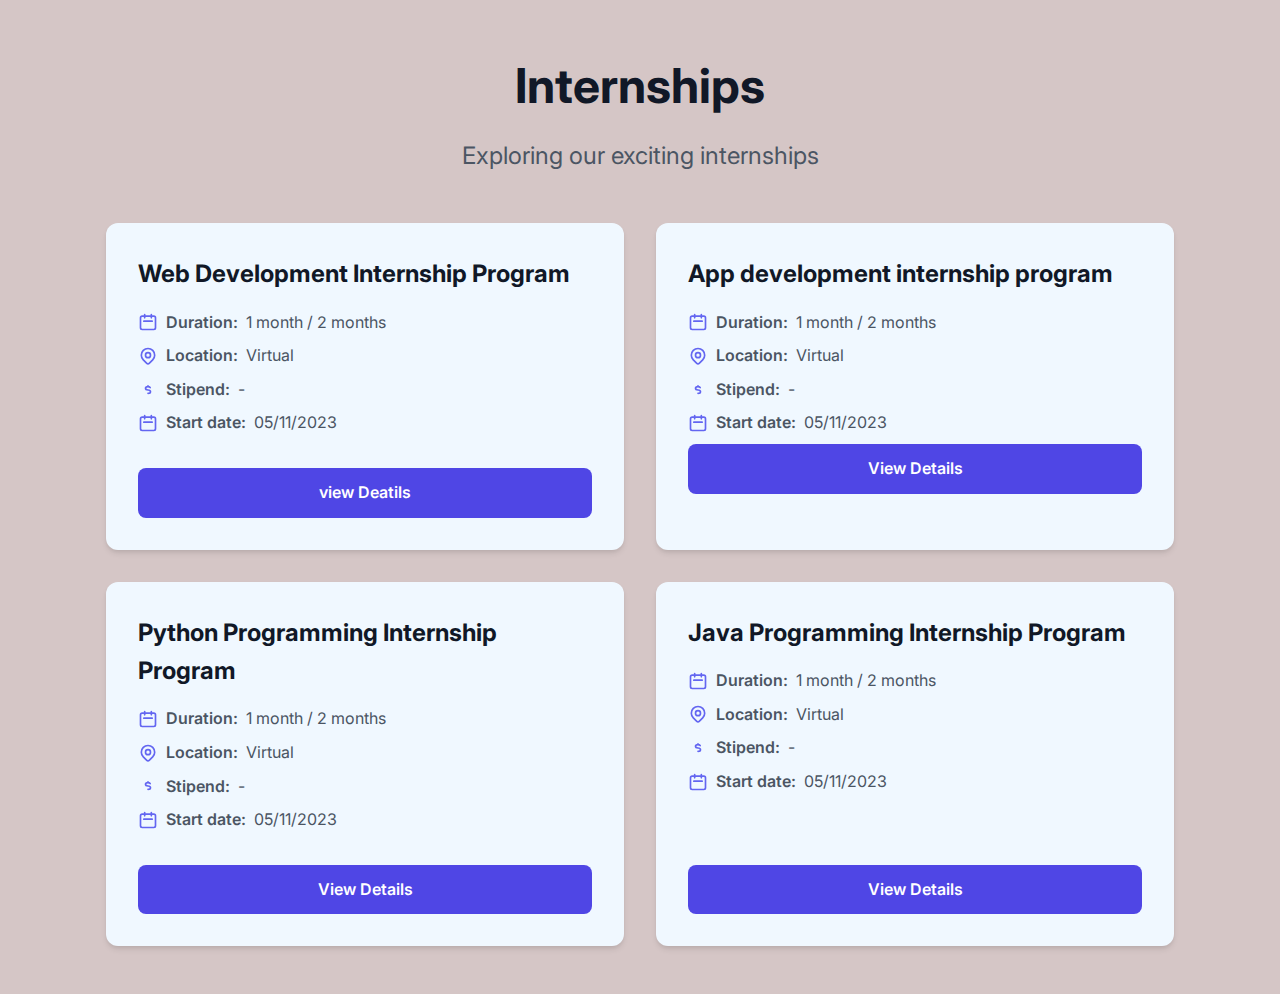
<file: hello.html>
<!DOCTYPE html>
<html lang="en">
<head>
    <meta charset="UTF-8">
    <meta name="viewport" content="width=device-width, initial-scale=1.0">
    <title>Internships - Redesigned</title>
    <link  rel="preconnect" href="https://fonts.googleapis.com">
    <link rel="preconnect" href="https://fonts.gstatic.com" crossorigin>
    <link href="https://fonts.googleapis.com/css2?family=Inter:wght@400;500;600;700&display=swap" rel="stylesheet">
    <style>
        *{
            margin: 0;
            padding: 0;
            box-sizing: border-box;
        }
        body{
            font-family:'Inter', sans-serif;
            background-color: rgb(213, 198, 198);
            color: #1f2937;
            line-height:1.6 ;
        }
        .container{
            max-width:1100px;
            margin: 0 auto;
            padding:3rem 1rem;
        }
        .header{
            text-align: center;
            margin-bottom: 3rem;
        }
        .header h1{
            font-size:2.5rem;
            font-weight:700;
            color:#111827;
        }
        .header p{
            font-size:1.5rem;
            margin-top: 0.75rem;
            color: #4b5563;
            max-width: 42rem;
            margin-left: auto ;
            margin-right: auto; 
        }
        .internship-grid{
            display: grid;
            grid-template-columns: 1fr;
            gap :2rem ;
        }
        @media(min-width: 768px){
            .internship-grid{
                grid-template-columns: repeat(2,1fr);
            }
            .header h1 {
                font-size : 3rem;
            }
        }
        .internship-card{
            background-color: aliceblue;
            padding: 2rem;
            border-radius: 0.75rem;
            box-shadow: 0 4px 6px -1px rgba(0,0,0,0.1), 0 2px 4px -1px rgba(0,0,0,0.06);
            transition: box-shadow 0.3s ease-in-out;
            display:flex ;

            flex-direction: column;
        }
      .internship-card:hover {
            box-shadow: 0 20px 25px -5px rgba(0, 0, 0, 0.1), 0 8px 10px -6px rgba(0, 0, 0, 0.1);
        }

        .internship-card h2 {
            font-size: 1.5rem;
            font-weight: 700;
            margin-bottom: 1rem;
            color: #111827;
        }
        
        .internship-card ul {
            list-style: none;
            margin-bottom: 1.5rem;
            flex-grow: 1;
        }

        .internship-card li {
            display: flex;
            align-items: center;
            color: #4b5563;
            margin-bottom: 0.5rem;
        }
        
        .internship-card li svg {
            width: 1.25rem;
            height: 1.25rem;
            color: #6366f1;
            margin-right: 0.5rem;
        }

        .internship-card li strong {
            font-weight: 600;
            margin-right: 0.5rem;
        }

        .btn {
            display: block;
            text-align: center;
            background-color: #4f46e5;
            color: #ffffff;
            font-weight: 600;
            padding: 0.75rem 1.5rem;
            border-radius: 0.5rem;
            text-decoration: none;
            transition: background-color 0.3s ease-in-out;
            margin-top: auto;
        }

        .btn:hover {
            background-color: #4338ca;
        }

    </style>
</head>
<body>
    <main class="container">
        <header class ="header">
            <h1>Internships</h1>
            <p>Exploring our exciting internships </p>
        </header>
        <div class ="internship-grid">
            <div class="internship-card">
                <h2>Web Development Internship Program</h2>
              <ul>
                    <li>
                        <svg fill="none" stroke="currentColor" viewBox="0 0 24 24" xmlns="http://www.w3.org/2000/svg"><path stroke-linecap="round" stroke-linejoin="round" stroke-width="2" d="M8 7V3m8 4V3m-9 8h10M5 21h14a2 2 0 002-2V7a2 2 0 00-2-2H5a2 2 0 00-2 2v12a2 2 0 002 2z"></path></svg>
                        <strong>Duration:</strong><span>1 month / 2 months</span>
                    </li>
                    <li>
                         <svg fill="none" stroke="currentColor" viewBox="0 0 24 24" xmlns="http://www.w3.org/2000/svg"><path stroke-linecap="round" stroke-linejoin="round" stroke-width="2" d="M17.657 16.657L13.414 20.9a1.998 1.998 0 01-2.827 0l-4.244-4.243a8 8 0 1111.314 0z"></path><path stroke-linecap="round" stroke-linejoin="round" stroke-width="2" d="M15 11a3 3 0 11-6 0 3 3 0 016 0z"></path></svg>
                        <strong>Location:</strong><span>Virtual</span>
                    </li>
                    <li>
                        <svg fill="none" stroke="currentColor" viewBox="0 0 24 24" xmlns="http://www.w3.org/2000/svg"><path stroke-linecap="round" stroke-linejoin="round" stroke-width="2" d="M12 8c-1.657 0-3 .895-3 2s1.343 2 3 2 3 .895 3 2-1.343 2-3 2m0-8c1.11 0 2.08.402 2.599 1M12 8V7m0 1v.01"></path></svg>
                        <strong>Stipend:</strong><span>-</span>
                    </li>
                     <li>
                        <svg fill="none" stroke="currentColor" viewBox="0 0 24 24" xmlns="http://www.w3.org/2000/svg"><path stroke-linecap="round" stroke-linejoin="round" stroke-width="2" d="M8 7V3m8 4V3m-9 8h10M5 21h14a2 2 0 002-2V7a2 2 0 00-2-2H5a2 2 0 00-2 2v12a2 2 0 002 2z"></path></svg>
                        <strong>Start date:</strong><span>05/11/2023</span>
                    </li>
                </ul>
                <a href="hhtps://example.com" target ="_blank" class ="btn">
                    view Deatils
                </a>
                </div>
                <div class="internship-card" >
                    <h2>App development internship program</h2>
                    <ul>
                     <li>
                        <svg fill="none" stroke="currentColor" viewBox="0 0 24 24" xmlns="http://www.w3.org/2000/svg"><path stroke-linecap="round" stroke-linejoin="round" stroke-width="2" d="M8 7V3m8 4V3m-9 8h10M5 21h14a2 2 0 002-2V7a2 2 0 00-2-2H5a2 2 0 00-2 2v12a2 2 0 002 2z"></path></svg>
                        <strong>Duration:</strong><span>1 month / 2 months</span>
                    </li>
                    <li>
                         <svg fill="none" stroke="currentColor" viewBox="0 0 24 24" xmlns="http://www.w3.org/2000/svg"><path stroke-linecap="round" stroke-linejoin="round" stroke-width="2" d="M17.657 16.657L13.414 20.9a1.998 1.998 0 01-2.827 0l-4.244-4.243a8 8 0 1111.314 0z"></path><path stroke-linecap="round" stroke-linejoin="round" stroke-width="2" d="M15 11a3 3 0 11-6 0 3 3 0 016 0z"></path></svg>
                        <strong>Location:</strong><span>Virtual</span>
                    </li>
                    <li>
                        <svg fill="none" stroke="currentColor" viewBox="0 0 24 24" xmlns="http://www.w3.org/2000/svg"><path stroke-linecap="round" stroke-linejoin="round" stroke-width="2" d="M12 8c-1.657 0-3 .895-3 2s1.343 2 3 2 3 .895 3 2-1.343 2-3 2m0-8c1.11 0 2.08.402 2.599 1M12 8V7m0 1v.01"></path></svg>
                        <strong>Stipend:</strong><span>-</span>
                    </li>
                     <li>
                        <svg fill="none" stroke="currentColor" viewBox="0 0 24 24" xmlns="http://www.w3.org/2000/svg"><path stroke-linecap="round" stroke-linejoin="round" stroke-width="2" d="M8 7V3m8 4V3m-9 8h10M5 21h14a2 2 0 002-2V7a2 2 0 00-2-2H5a2 2 0 00-2 2v12a2 2 0 002 2z"></path></svg>
                        <strong>Start date:</strong><span>05/11/2023</span>
                    </li> 
                                    <a href="https://example.com" target="_blank" class="btn">
                    View Details
                </a>      
                    </ul>
            </div>
                        <!-- Card 3: Python Programming -->
            <div class="internship-card">
                <h2>Python Programming Internship Program</h2>
                <ul>
                     <li>
                        <svg fill="none" stroke="currentColor" viewBox="0 0 24 24" xmlns="http://www.w3.org/2000/svg"><path stroke-linecap="round" stroke-linejoin="round" stroke-width="2" d="M8 7V3m8 4V3m-9 8h10M5 21h14a2 2 0 002-2V7a2 2 0 00-2-2H5a2 2 0 00-2 2v12a2 2 0 002 2z"></path></svg>
                        <strong>Duration:</strong><span>1 month / 2 months</span>
                    </li>
                    <li>
                         <svg fill="none" stroke="currentColor" viewBox="0 0 24 24" xmlns="http://www.w3.org/2000/svg"><path stroke-linecap="round" stroke-linejoin="round" stroke-width="2" d="M17.657 16.657L13.414 20.9a1.998 1.998 0 01-2.827 0l-4.244-4.243a8 8 0 1111.314 0z"></path><path stroke-linecap="round" stroke-linejoin="round" stroke-width="2" d="M15 11a3 3 0 11-6 0 3 3 0 016 0z"></path></svg>
                        <strong>Location:</strong><span>Virtual</span>
                    </li>
                    <li>
                        <svg fill="none" stroke="currentColor" viewBox="0 0 24 24" xmlns="http://www.w3.org/2000/svg"><path stroke-linecap="round" stroke-linejoin="round" stroke-width="2" d="M12 8c-1.657 0-3 .895-3 2s1.343 2 3 2 3 .895 3 2-1.343 2-3 2m0-8c1.11 0 2.08.402 2.599 1M12 8V7m0 1v.01"></path></svg>
                        <strong>Stipend:</strong><span>-</span>
                    </li>
                     <li>
                        <svg fill="none" stroke="currentColor" viewBox="0 0 24 24" xmlns="http://www.w3.org/2000/svg"><path stroke-linecap="round" stroke-linejoin="round" stroke-width="2" d="M8 7V3m8 4V3m-9 8h10M5 21h14a2 2 0 002-2V7a2 2 0 00-2-2H5a2 2 0 00-2 2v12a2 2 0 002 2z"></path></svg>
                        <strong>Start date:</strong><span>05/11/2023</span>
                    </li>
                </ul>
                <a href="https://example.com" target="_blank" class="btn">
                    View Details
                </a>
            </div>

            <!-- Card 4: Java Programming -->
            <div class="internship-card">
                <h2>Java Programming Internship Program</h2>
                <ul>
                     <li>
                        <svg fill="none" stroke="currentColor" viewBox="0 0 24 24" xmlns="http://www.w3.org/2000/svg"><path stroke-linecap="round" stroke-linejoin="round" stroke-width="2" d="M8 7V3m8 4V3m-9 8h10M5 21h14a2 2 0 002-2V7a2 2 0 00-2-2H5a2 2 0 00-2 2v12a2 2 0 002 2z"></path></svg>
                        <strong>Duration:</strong><span>1 month / 2 months</span>
                    </li>
                    <li>
                         <svg fill="none" stroke="currentColor" viewBox="0 0 24 24" xmlns="http://www.w3.org/2000/svg"><path stroke-linecap="round" stroke-linejoin="round" stroke-width="2" d="M17.657 16.657L13.414 20.9a1.998 1.998 0 01-2.827 0l-4.244-4.243a8 8 0 1111.314 0z"></path><path stroke-linecap="round" stroke-linejoin="round" stroke-width="2" d="M15 11a3 3 0 11-6 0 3 3 0 016 0z"></path></svg>
                        <strong>Location:</strong><span>Virtual</span>
                    </li>
                    <li>
                        <svg fill="none" stroke="currentColor" viewBox="0 0 24 24" xmlns="http://www.w3.org/2000/svg"><path stroke-linecap="round" stroke-linejoin="round" stroke-width="2" d="M12 8c-1.657 0-3 .895-3 2s1.343 2 3 2 3 .895 3 2-1.343 2-3 2m0-8c1.11 0 2.08.402 2.599 1M12 8V7m0 1v.01"></path></svg>
                        <strong>Stipend:</strong><span>-</span>
                    </li>
                     <li>
                        <svg fill="none" stroke="currentColor" viewBox="0 0 24 24" xmlns="http://www.w3.org/2000/svg"><path stroke-linecap="round" stroke-linejoin="round" stroke-width="2" d="M8 7V3m8 4V3m-9 8h10M5 21h14a2 2 0 002-2V7a2 2 0 00-2-2H5a2 2 0 00-2 2v12a2 2 0 002 2z"></path></svg>
                        <strong>Start date:</strong><span>05/11/2023</span>
                    </li>
                </ul>
                <a href="https://example.com" target="_blank" class="btn">
                    View Details
                </a>
            </div>
        </div>
    </main>
</body>
</html>
</file>
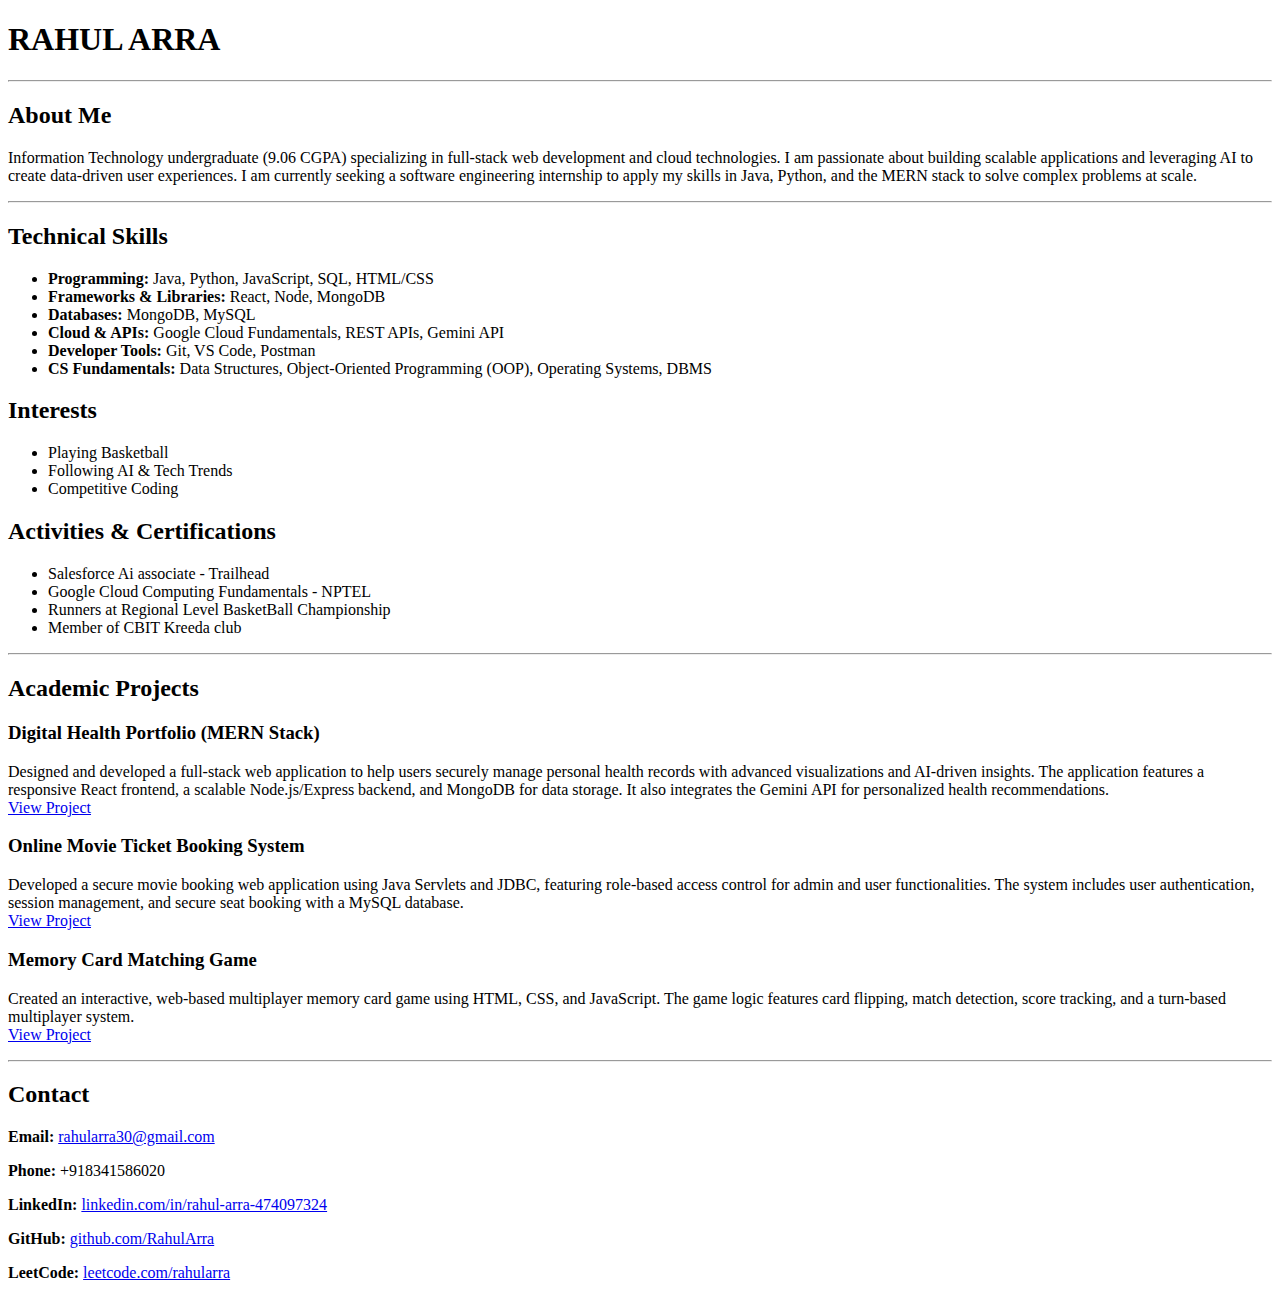
<file: sample.html>
<!DOCTYPE html>
<html lang="en">
<head>
    <meta charset="UTF-8">
    <meta name="viewport" content="width=device-width, initial-scale=1.0">
    <title>Rahul Arra - Portfolio</title>
</head>
<body>

    <h1>RAHUL ARRA</h1>

    <hr>

    <h2>About Me</h2>
    <p>
        Information Technology undergraduate (9.06 CGPA) specializing in full-stack web development and cloud technologies. I am passionate about building scalable applications and leveraging AI to create data-driven user experiences. I am currently seeking a software engineering internship to apply my skills in Java, Python, and the MERN stack to solve complex problems at scale.
    </p>

    <hr>

    <h2>Technical Skills</h2>
    <ul>
        <li><strong>Programming:</strong> Java, Python, JavaScript, SQL, HTML/CSS</li>
        <li><strong>Frameworks & Libraries:</strong> React, Node, MongoDB</li>
        <li><strong>Databases:</strong> MongoDB, MySQL</li>
        <li><strong>Cloud & APIs:</strong> Google Cloud Fundamentals, REST APIs, Gemini API</li>
        <li><strong>Developer Tools:</strong> Git, VS Code, Postman</li>
        <li><strong>CS Fundamentals:</strong> Data Structures, Object-Oriented Programming (OOP), Operating Systems, DBMS</li>
    </ul>
    <h2>Interests</h2>
    <ul>
    <li>Playing Basketball</li>
    <li>Following AI & Tech Trends</li>
    <li>Competitive Coding</li>
    </ul>
    <h2>Activities & Certifications</h2>
    <ul>
        <li>Salesforce Ai associate - Trailhead</li>
        <li>Google Cloud Computing Fundamentals - NPTEL</li>
        <li>Runners at Regional Level BasketBall Championship</li>
        <li>Member of CBIT Kreeda club</li>
    </ul>

    <hr>

    <h2>Academic Projects</h2>

    <h3>Digital Health Portfolio (MERN Stack)</h3>
    <p>
        Designed and developed a full-stack web application to help users securely manage personal health records with advanced visualizations and AI-driven insights. The application features a responsive React frontend, a scalable Node.js/Express backend, and MongoDB for data storage. It also integrates the Gemini API for personalized health recommendations.
        <br>
        <a href="https://github.com/RahulArra/Digital-Health-portfolio">View Project</a>
    </p>

    <h3>Online Movie Ticket Booking System</h3>
    <p>
        Developed a secure movie booking web application using Java Servlets and JDBC, featuring role-based access control for admin and user functionalities. The system includes user authentication, session management, and secure seat booking with a MySQL database.
        <br>
        <a href="https://github.com/RahulArra/Online-movie-ticket-booking">View Project</a>
    </p>

    <h3>Memory Card Matching Game</h3>
    <p>
        Created an interactive, web-based multiplayer memory card game using HTML, CSS, and JavaScript. The game logic features card flipping, match detection, score tracking, and a turn-based multiplayer system.
        <br>
        <a href="https://github.com/RahulArra/Multiplayer-Memory-Card-Game.">View Project</a>
    </p>

    <hr>

    <h2>Contact</h2>
    <p>
        <strong>Email:</strong> <a href="mailto:rahularra30@gmail.com">rahularra30@gmail.com</a>
    </p>
     <p>
        <strong>Phone:</strong> +918341586020
    </p>
    <p>
        <strong>LinkedIn:</strong> <a href="https://www.linkedin.com/in/rahul-arra-474097324">linkedin.com/in/rahul-arra-474097324</a>
    </p>
    <p>
        <strong>GitHub:</strong> <a href="https://github.com/RahulArra">github.com/RahulArra</a>
    </p>
    <p>
        <strong>LeetCode:</strong> <a href="https://leetcode.com/rahularra">leetcode.com/rahularra</a>
    </p>

</body>
</html>
</file>
